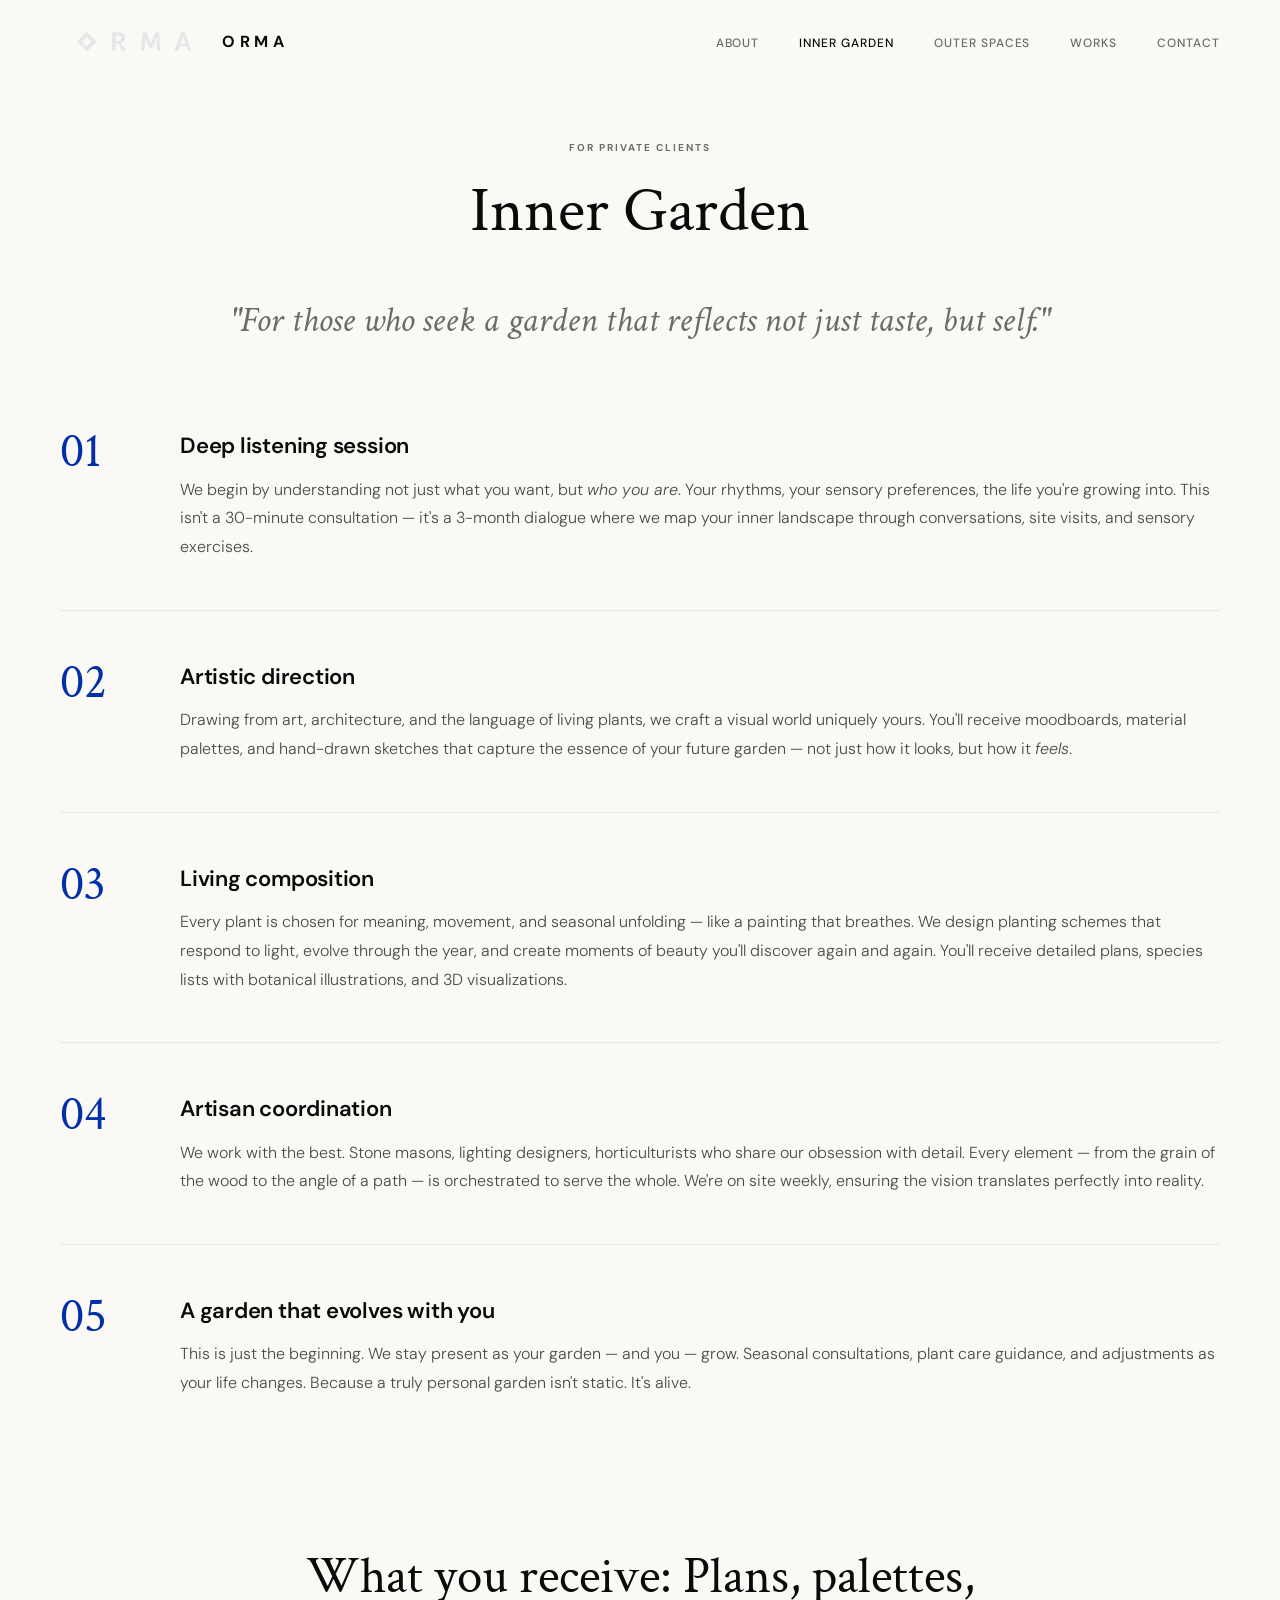
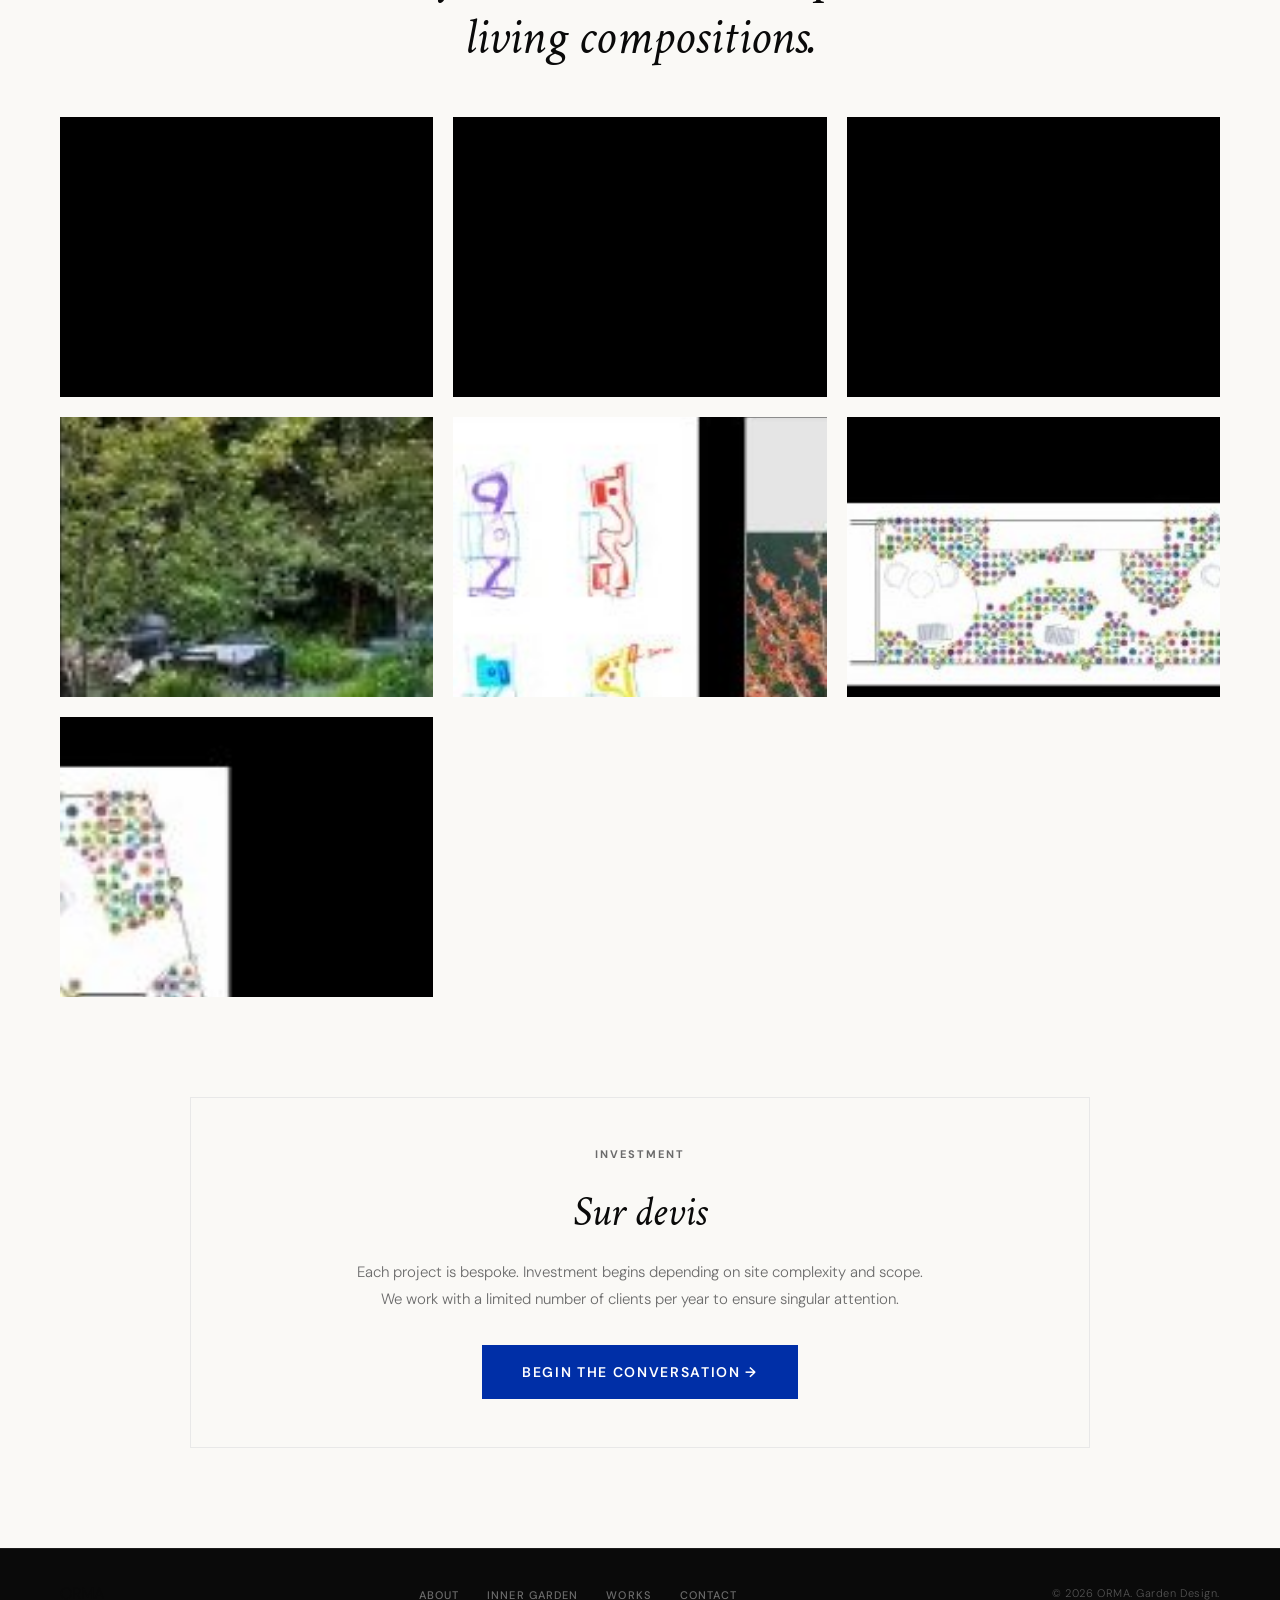
<file: inner-garden-backup.html>
<!DOCTYPE html>
<html lang="fr">
<head>
  <meta charset="UTF-8" />
  <meta name="viewport" content="width=device-width, initial-scale=1.0" />
  <title>Inner Garden — ORMA</title>
  <link href="https://fonts.googleapis.com/css2?family=Crimson+Text:ital,wght@0,400;0,600;1,400;1,600&family=DM+Sans:wght@300;400;500;700&display=swap" rel="stylesheet" />
  <link rel="stylesheet" href="css/style.css" />
  <style>
    #inner-garden {
      padding: 140px 60px 100px;
    }

    .inner-intro {
      max-width: 900px;
      margin: 0 auto 80px;
      text-align: center;
    }

    .inner-hook {
      font-family: var(--font-serif);
      font-size: clamp(24px, 3vw, 36px);
      font-weight: 400;
      font-style: italic;
      line-height: 1.5;
      color: var(--grey);
      margin-bottom: 48px;
    }

    /* Process Steps */
    .process-section {
      max-width: 1200px;
      margin: 0 auto 100px;
    }

    .process-step {
      display: grid;
      grid-template-columns: 80px 1fr;
      gap: 40px;
      margin-bottom: 48px;
      padding-bottom: 48px;
      border-bottom: 1px solid var(--light-grey);
    }

    .process-step:last-child {
      border-bottom: none;
    }

    .step-num {
      font-family: var(--font-serif);
      font-size: 48px;
      font-weight: 400;
      color: var(--klein);
      line-height: 1;
    }

    .step-title {
      font-size: 22px;
      font-weight: 600;
      letter-spacing: -0.01em;
      color: var(--black);
      margin-bottom: 12px;
    }

    .step-desc {
      font-size: 16px;
      font-weight: 300;
      line-height: 1.8;
      color: #4A4A4A;
    }

    /* Gallery of deliverables */
    .deliverables-section {
      max-width: 1400px;
      margin: 0 auto 100px;
    }

    .deliverables-title {
      font-family: var(--font-serif);
      font-size: clamp(32px, 4vw, 52px);
      font-weight: 400;
      line-height: 1.2;
      color: var(--black);
      margin-bottom: 48px;
      text-align: center;
    }

    .gallery-grid {
      display: grid;
      grid-template-columns: repeat(auto-fit, minmax(320px, 1fr));
      gap: 20px;
    }

    .gallery-item {
      position: relative;
      overflow: hidden;
      background: var(--light-grey);
      aspect-ratio: 4/3;
      cursor: pointer;
      transition: transform 0.4s ease;
    }

    .gallery-item:hover {
      transform: scale(1.02);
    }

    .gallery-item img {
      width: 100%;
      height: 100%;
      object-fit: cover;
    }

    .gallery-caption {
      position: absolute;
      bottom: 16px;
      left: 16px;
      font-size: 11px;
      font-weight: 600;
      letter-spacing: 0.1em;
      text-transform: uppercase;
      color: rgba(0,0,0,0.5);
      background: rgba(255,255,255,0.9);
      padding: 6px 12px;
      backdrop-filter: blur(4px);
      opacity: 0;
      transition: opacity 0.3s;
    }

    .gallery-item:hover .gallery-caption {
      opacity: 1;
    }

    /* Pricing */
    .pricing-section {
      max-width: 900px;
      margin: 0 auto;
      text-align: center;
      padding: 48px;
      background: var(--cream);
      border: 1px solid var(--light-grey);
    }

    .pricing-label {
      font-size: 11px;
      font-weight: 700;
      letter-spacing: 0.18em;
      text-transform: uppercase;
      color: var(--grey);
      margin-bottom: 16px;
    }

    .pricing-amount {
      font-family: var(--font-serif);
      font-size: 42px;
      font-weight: 400;
      font-style: italic;
      color: var(--black);
      margin-bottom: 12px;
    }

    .pricing-note {
      font-size: 15px;
      font-weight: 300;
      color: var(--grey);
      margin-bottom: 32px;
      line-height: 1.8;
    }

    @media (max-width: 1024px) {
      .process-step {
        grid-template-columns: 60px 1fr;
        gap: 24px;
      }
      .step-num { font-size: 36px; }
    }

    @media (max-width: 768px) {
      #inner-garden { padding: 100px 32px 80px; }
      
      .process-step {
        grid-template-columns: 1fr;
      }
      
      .step-num {
        font-size: 32px;
        margin-bottom: 8px;
      }
      
      .gallery-grid {
        grid-template-columns: 1fr;
      }
    }
  </style>
</head>
<body>

  <nav id="nav">
    <a href="index.html" class="nav-logo">
      <div class="logo-square"></div>
     <img src="images/LOGO_orma.png" alt="ORMA" class="nav-logo-img" />
<span class="logo-text">ORMA</span>
    </a>

    <ul class="nav-links">
      <li><a href="about.html">About</a></li>
      <li><a href="inner-garden.html" class="active">Inner Garden</a></li>
      <li><a href="outer-spaces.html">Outer Spaces</a></li>
      <li><a href="works.html">Works</a></li>
      <li><a href="contact.html">Contact</a></li>
    </ul>
  </nav>

  <section id="inner-garden">
    <div class="inner-intro">
      <p class="section-label reveal">For private clients</p>
      <h1 class="section-title reveal reveal-d1">Inner Garden</h1>
      <p class="inner-hook reveal reveal-d2">
        "For those who seek a garden that reflects not just taste, but self."
      </p>
    </div>

    <!-- PROCESS STEPS -->
    <div class="process-section">
      <div class="process-step reveal">
        <div class="step-num">01</div>
        <div class="step-content">
          <h3 class="step-title">Deep listening session</h3>
          <p class="step-desc">
            We begin by understanding not just what you want, but <em>who you are</em>. Your rhythms, your sensory preferences, the life you're growing into. This isn't a 30-minute consultation — it's a 3-month dialogue where we map your inner landscape through conversations, site visits, and sensory exercises.
          </p>
        </div>
      </div>

      <div class="process-step reveal">
        <div class="step-num">02</div>
        <div class="step-content">
          <h3 class="step-title">Artistic direction</h3>
          <p class="step-desc">
            Drawing from art, architecture, and the language of living plants, we craft a visual world uniquely yours. You'll receive moodboards, material palettes, and hand-drawn sketches that capture the essence of your future garden — not just how it looks, but how it <em>feels</em>.
          </p>
        </div>
      </div>

      <div class="process-step reveal">
        <div class="step-num">03</div>
        <div class="step-content">
          <h3 class="step-title">Living composition</h3>
          <p class="step-desc">
            Every plant is chosen for meaning, movement, and seasonal unfolding — like a painting that breathes. We design planting schemes that respond to light, evolve through the year, and create moments of beauty you'll discover again and again. You'll receive detailed plans, species lists with botanical illustrations, and 3D visualizations.
          </p>
        </div>
      </div>

      <div class="process-step reveal">
        <div class="step-num">04</div>
        <div class="step-content">
          <h3 class="step-title">Artisan coordination</h3>
          <p class="step-desc">
            We work with the best. Stone masons, lighting designers, horticulturists who share our obsession with detail. Every element — from the grain of the wood to the angle of a path — is orchestrated to serve the whole. We're on site weekly, ensuring the vision translates perfectly into reality.
          </p>
        </div>
      </div>

      <div class="process-step reveal">
        <div class="step-num">05</div>
        <div class="step-content">
          <h3 class="step-title">A garden that evolves with you</h3>
          <p class="step-desc">
            This is just the beginning. We stay present as your garden — and you — grow. Seasonal consultations, plant care guidance, and adjustments as your life changes. Because a truly personal garden isn't static. It's alive.
          </p>
        </div>
      </div>
    </div>

    <!-- DELIVERABLES GALLERY -->
    <div class="deliverables-section">
      <h2 class="deliverables-title reveal">
        What you receive: Plans, palettes,<br>
        <em>living compositions.</em>
      </h2>

      <div class="gallery-grid">
        <div class="gallery-item reveal">
          <img src="images/inner-photo1.jpg" alt="Jardin réalisé" />
          <span class="gallery-caption">Jardin réalisé</span>
        </div>

        <div class="gallery-item reveal reveal-d1">
          <img src="images/inner-palette.jpg" alt="Palette végétale" />
          <span class="gallery-caption">Palette végétale</span>
        </div>

        <div class="gallery-item reveal reveal-d2">
          <img src="images/inner-textures.jpg" alt="Matériaux" />
          <span class="gallery-caption">Matériaux & textures</span>
        </div>

        <div class="gallery-item reveal reveal-d1">
          <img src="images/inner-plan1.jpg" alt="Plan plantation" />
          <span class="gallery-caption">Plan plantation</span>
        </div>

        <div class="gallery-item reveal reveal-d2">
          <img src="images/inner-doc.jpg" alt="Documentation" />
          <span class="gallery-caption">Documentation détaillée</span>
        </div>

        <div class="gallery-item reveal reveal-d3">
          <img src="images/inner-render.jpg" alt="Render 3D" />
          <span class="gallery-caption">Render 3D</span>
        </div>

        <div class="gallery-item reveal reveal-d2">
          <img src="images/inner-chantier.jpg" alt="Chantier" />
          <span class="gallery-caption">Suivi de chantier</span>
        </div>
      </div>
    </div>

    <!-- PRICING -->
    <div class="pricing-section reveal">
      <p class="pricing-label">Investment</p>
      <p class="pricing-amount">Sur devis</p>
      <p class="pricing-note">
        Each project is bespoke. Investment begins depending on site complexity and scope.<br>
        We work with a limited number of clients per year to ensure singular attention.
      </p>
      <a href="contact.html" class="btn btn-primary">Begin the conversation →</a>
    </div>
  </section>

  <footer>
    <div class="footer-logo">
      <div class="footer-square"></div>
      <span class="footer-text">ORMA</span>
    </div>
    <ul class="footer-links">
      <li><a href="about.html">About</a></li>
      <li><a href="inner-garden.html">Inner Garden</a></li>
      <li><a href="works.html">Works</a></li>
      <li><a href="contact.html">Contact</a></li>
    </ul>
    <p class="footer-copy">© 2026 ORMA. Garden Design.</p>
  </footer>

  <script src="js/main.js"></script>

</body>
</html>
</file>
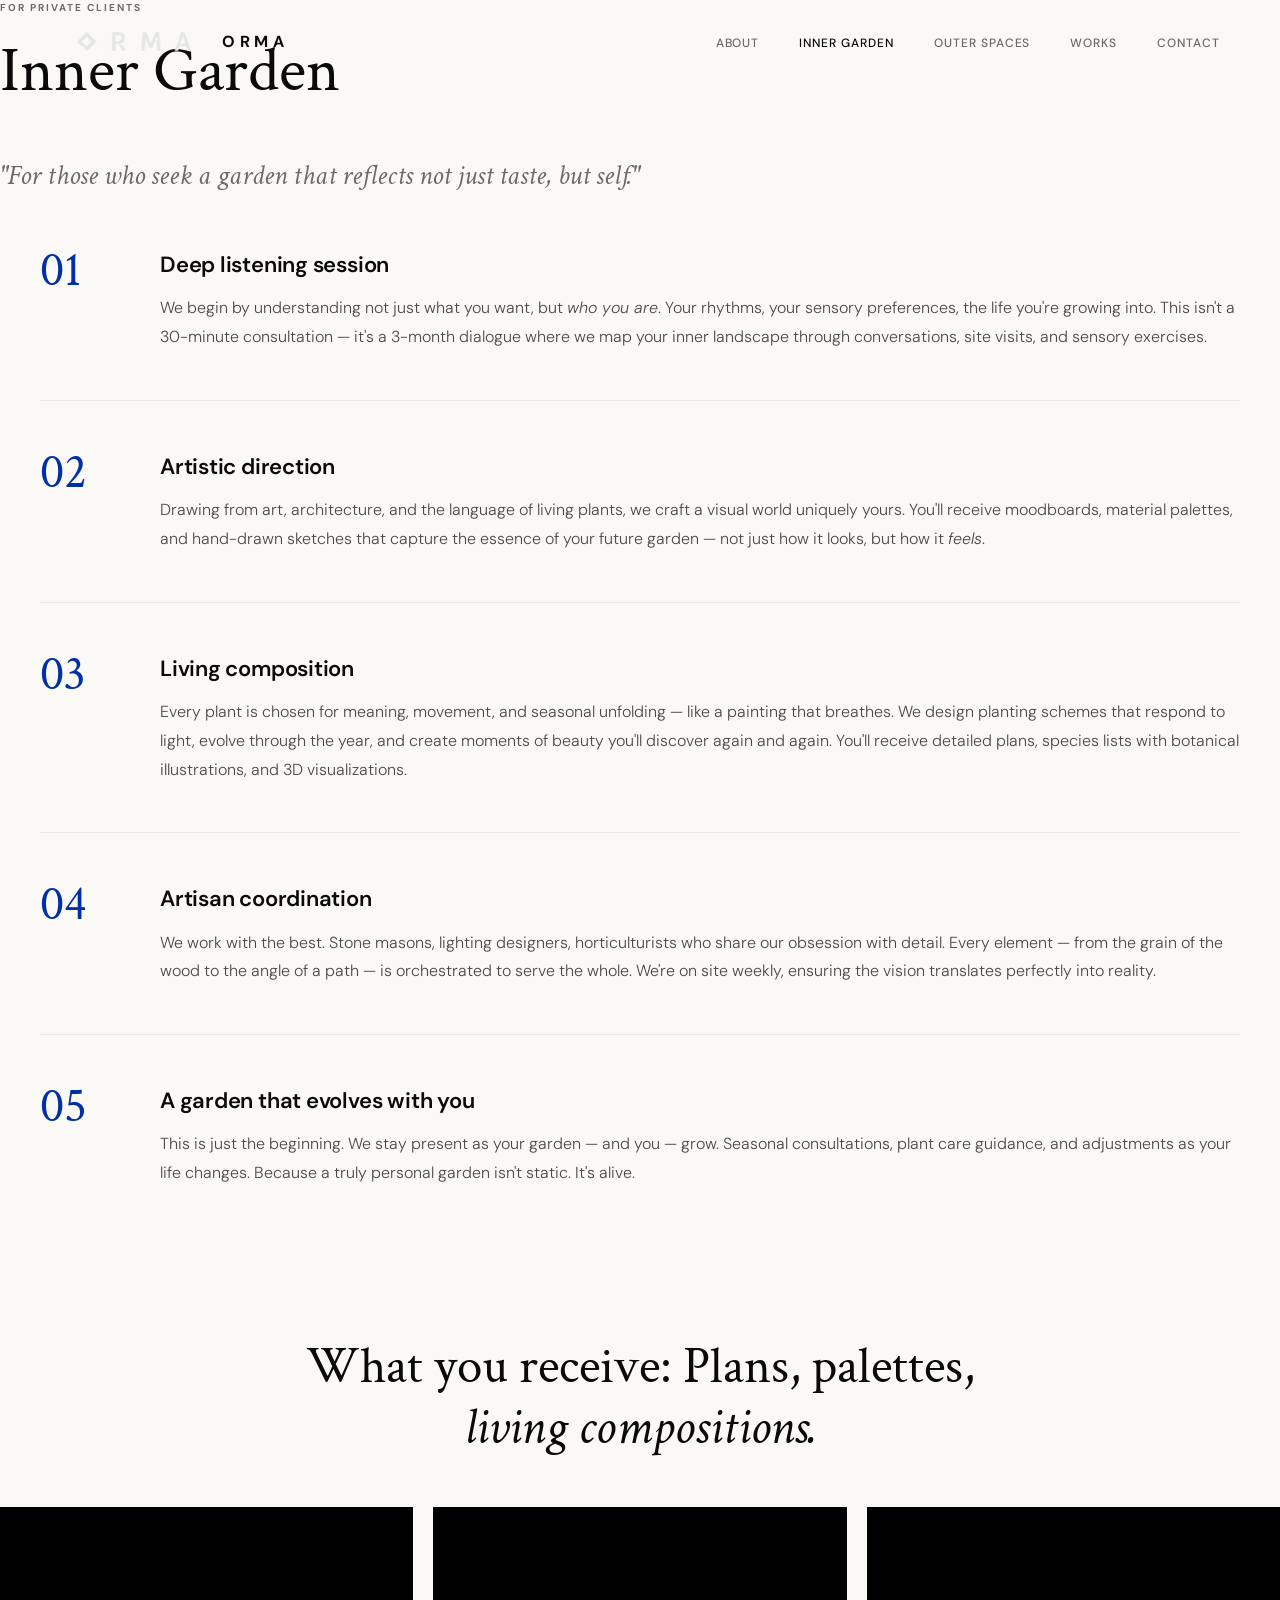
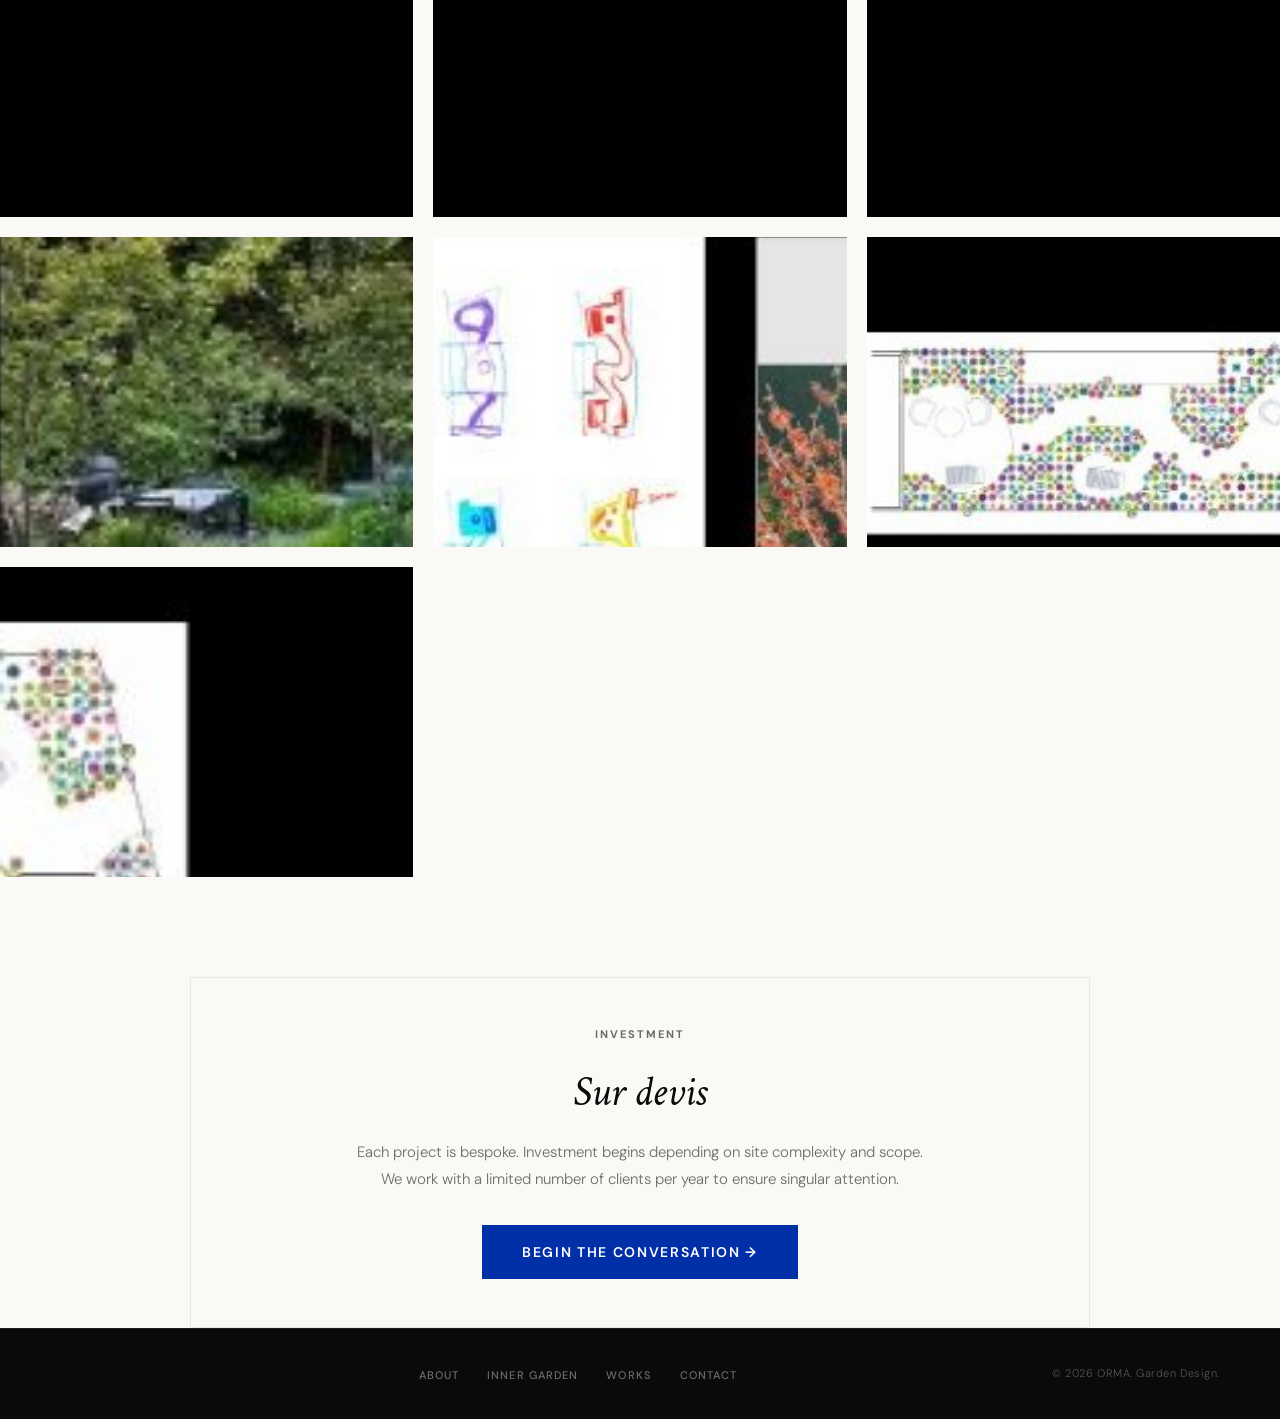
<file: inner-garden-old.html>
<!DOCTYPE html>
<html lang="fr">
<head>
  <meta charset="UTF-8" />
  <meta name="viewport" content="width=device-width, initial-scale=1.0" />
  <title>Inner Garden — ORMA</title>
  <link href="https://fonts.googleapis.com/css2?family=Crimson+Text:ital,wght@0,400;0,600;1,400;1,600&family=DM+Sans:wght@300;400;500;700&display=swap" rel="stylesheet" />
  <link rel="stylesheet" href="css/style.css" />
  <style>
    /* HERO */
    .inner-hero {
      min-height: 70vh;
      display: flex;
      align-items: center;
      justify-content: center;
      background: var(--cream);
      padding: 140px 60px 80px;
      text-align: center;
    }

    .inner-hero-content {
      max-width: 800px;
    }

    .inner-logo {
      width: 100px;
      height: 100px;
      margin: 0 auto 40px;
      opacity: 0;
      animation: fadeInUp 1s ease forwards;
    }

    .inner-title {
      font-family: var(--font-serif);
      font-size: clamp(48px, 6vw, 72px);
      font-weight: 400;
      color: var(--black);
      margin-bottom: 32px;
      opacity: 0;
      animation: fadeInUp 1s 0.2s ease forwards;
    }

    .inner-hook {
      font-family: var(--font-serif);
      font-size: clamp(20px, 2.5vw, 28px);
      font-weight: 400;
      font-style: italic;
      line-height: 1.6;
      color: var(--grey);
      margin-bottom: 48px;
      opacity: 0;
      animation: fadeInUp 1s 0.4s ease forwards;
    }

    .scroll-hint {
      font-size: 11px;
      font-weight: 500;
      letter-spacing: 0.15em;
      text-transform: uppercase;
      color: var(--grey);
      opacity: 0;
      animation: fadeIn 1s 0.8s ease forwards;
    }

    /* PHILOSOPHY */
    #inner-philosophy {
      padding: 120px 60px;
      background: var(--white);
    }

    .philosophy-content {
      max-width: 700px;
      margin: 0 auto;
      text-align: center;
    }

    .philosophy-text {
      font-size: 18px;
      font-weight: 300;
      line-height: 1.9;
      color: #3A3A3A;
      margin-bottom: 24px;
    }

    .philosophy-text strong {
      font-weight: 500;
      color: var(--black);
    }

    /* Process Steps */
    .process-section {
      max-width: 1200px;
      margin: 0 auto 100px;
    }

    .process-step {
      display: grid;
      grid-template-columns: 80px 1fr;
      gap: 40px;
      margin-bottom: 48px;
      padding-bottom: 48px;
      border-bottom: 1px solid var(--light-grey);
    }

    .process-step:last-child {
      border-bottom: none;
    }

    .step-num {
      font-family: var(--font-serif);
      font-size: 48px;
      font-weight: 400;
      color: var(--klein);
      line-height: 1;
    }

    .step-title {
      font-size: 22px;
      font-weight: 600;
      letter-spacing: -0.01em;
      color: var(--black);
      margin-bottom: 12px;
    }

    .step-desc {
      font-size: 16px;
      font-weight: 300;
      line-height: 1.8;
      color: #4A4A4A;
    }

    /* Gallery of deliverables */
    .deliverables-section {
      max-width: 1400px;
      margin: 0 auto 100px;
    }

    .deliverables-title {
      font-family: var(--font-serif);
      font-size: clamp(32px, 4vw, 52px);
      font-weight: 400;
      line-height: 1.2;
      color: var(--black);
      margin-bottom: 48px;
      text-align: center;
    }

    .gallery-grid {
      display: grid;
      grid-template-columns: repeat(auto-fit, minmax(320px, 1fr));
      gap: 20px;
    }

    .gallery-item {
      position: relative;
      overflow: hidden;
      background: var(--light-grey);
      aspect-ratio: 4/3;
      cursor: pointer;
      transition: transform 0.4s ease;
    }

    .gallery-item:hover {
      transform: scale(1.02);
    }

    .gallery-item img {
      width: 100%;
      height: 100%;
      object-fit: cover;
    }

    .gallery-caption {
      position: absolute;
      bottom: 16px;
      left: 16px;
      font-size: 11px;
      font-weight: 600;
      letter-spacing: 0.1em;
      text-transform: uppercase;
      color: rgba(0,0,0,0.5);
      background: rgba(255,255,255,0.9);
      padding: 6px 12px;
      backdrop-filter: blur(4px);
      opacity: 0;
      transition: opacity 0.3s;
    }

    .gallery-item:hover .gallery-caption {
      opacity: 1;
    }

    /* Pricing */
    .pricing-section {
      max-width: 900px;
      margin: 0 auto;
      text-align: center;
      padding: 48px;
      background: var(--cream);
      border: 1px solid var(--light-grey);
    }

    .pricing-label {
      font-size: 11px;
      font-weight: 700;
      letter-spacing: 0.18em;
      text-transform: uppercase;
      color: var(--grey);
      margin-bottom: 16px;
    }

    .pricing-amount {
      font-family: var(--font-serif);
      font-size: 42px;
      font-weight: 400;
      font-style: italic;
      color: var(--black);
      margin-bottom: 12px;
    }

    .pricing-note {
      font-size: 15px;
      font-weight: 300;
      color: var(--grey);
      margin-bottom: 32px;
      line-height: 1.8;
    }

    @media (max-width: 1024px) {
      .process-step {
        grid-template-columns: 60px 1fr;
        gap: 24px;
      }
      .step-num { font-size: 36px; }
    }

    @media (max-width: 768px) {
      #inner-garden { padding: 100px 32px 80px; }
      
      .process-step {
        grid-template-columns: 1fr;
      }
      
      .step-num {
        font-size: 32px;
        margin-bottom: 8px;
      }
      
      .gallery-grid {
        grid-template-columns: 1fr;
      }
    }
  </style>
</head>
<body>

  <nav id="nav">
    <a href="index.html" class="nav-logo">
      <div class="logo-square"></div>
     <img src="images/LOGO_orma.png" alt="ORMA" class="nav-logo-img" />
<span class="logo-text">ORMA</span>
    </a>

    <ul class="nav-links">
      <li><a href="about.html">About</a></li>
      <li><a href="inner-garden.html" class="active">Inner Garden</a></li>
      <li><a href="outer-spaces.html">Outer Spaces</a></li>
      <li><a href="works.html">Works</a></li>
      <li><a href="contact.html">Contact</a></li>
    </ul>
  </nav>

  <section id="inner-garden">
    <div class="inner-intro">
      <p class="section-label reveal">For private clients</p>
      <h1 class="section-title reveal reveal-d1">Inner Garden</h1>
      <p class="inner-hook reveal reveal-d2">
        "For those who seek a garden that reflects not just taste, but self."
      </p>
    </div>

    <!-- PROCESS STEPS -->
    <div class="process-section">
      <div class="process-step reveal">
        <div class="step-num">01</div>
        <div class="step-content">
          <h3 class="step-title">Deep listening session</h3>
          <p class="step-desc">
            We begin by understanding not just what you want, but <em>who you are</em>. Your rhythms, your sensory preferences, the life you're growing into. This isn't a 30-minute consultation — it's a 3-month dialogue where we map your inner landscape through conversations, site visits, and sensory exercises.
          </p>
        </div>
      </div>

      <div class="process-step reveal">
        <div class="step-num">02</div>
        <div class="step-content">
          <h3 class="step-title">Artistic direction</h3>
          <p class="step-desc">
            Drawing from art, architecture, and the language of living plants, we craft a visual world uniquely yours. You'll receive moodboards, material palettes, and hand-drawn sketches that capture the essence of your future garden — not just how it looks, but how it <em>feels</em>.
          </p>
        </div>
      </div>

      <div class="process-step reveal">
        <div class="step-num">03</div>
        <div class="step-content">
          <h3 class="step-title">Living composition</h3>
          <p class="step-desc">
            Every plant is chosen for meaning, movement, and seasonal unfolding — like a painting that breathes. We design planting schemes that respond to light, evolve through the year, and create moments of beauty you'll discover again and again. You'll receive detailed plans, species lists with botanical illustrations, and 3D visualizations.
          </p>
        </div>
      </div>

      <div class="process-step reveal">
        <div class="step-num">04</div>
        <div class="step-content">
          <h3 class="step-title">Artisan coordination</h3>
          <p class="step-desc">
            We work with the best. Stone masons, lighting designers, horticulturists who share our obsession with detail. Every element — from the grain of the wood to the angle of a path — is orchestrated to serve the whole. We're on site weekly, ensuring the vision translates perfectly into reality.
          </p>
        </div>
      </div>

      <div class="process-step reveal">
        <div class="step-num">05</div>
        <div class="step-content">
          <h3 class="step-title">A garden that evolves with you</h3>
          <p class="step-desc">
            This is just the beginning. We stay present as your garden — and you — grow. Seasonal consultations, plant care guidance, and adjustments as your life changes. Because a truly personal garden isn't static. It's alive.
          </p>
        </div>
      </div>
    </div>

    <!-- DELIVERABLES GALLERY -->
    <div class="deliverables-section">
      <h2 class="deliverables-title reveal">
        What you receive: Plans, palettes,<br>
        <em>living compositions.</em>
      </h2>

      <div class="gallery-grid">
        <div class="gallery-item reveal">
          <img src="images/inner-photo1.jpg" alt="Jardin réalisé" />
          <span class="gallery-caption">Jardin réalisé</span>
        </div>

        <div class="gallery-item reveal reveal-d1">
          <img src="images/inner-palette.jpg" alt="Palette végétale" />
          <span class="gallery-caption">Palette végétale</span>
        </div>

        <div class="gallery-item reveal reveal-d2">
          <img src="images/inner-textures.jpg" alt="Matériaux" />
          <span class="gallery-caption">Matériaux & textures</span>
        </div>

        <div class="gallery-item reveal reveal-d1">
          <img src="images/inner-plan1.jpg" alt="Plan plantation" />
          <span class="gallery-caption">Plan plantation</span>
        </div>

        <div class="gallery-item reveal reveal-d2">
          <img src="images/inner-doc.jpg" alt="Documentation" />
          <span class="gallery-caption">Documentation détaillée</span>
        </div>

        <div class="gallery-item reveal reveal-d3">
          <img src="images/inner-render.jpg" alt="Render 3D" />
          <span class="gallery-caption">Render 3D</span>
        </div>

        <div class="gallery-item reveal reveal-d2">
          <img src="images/inner-chantier.jpg" alt="Chantier" />
          <span class="gallery-caption">Suivi de chantier</span>
        </div>
      </div>
    </div>

    <!-- PRICING -->
    <div class="pricing-section reveal">
      <p class="pricing-label">Investment</p>
      <p class="pricing-amount">Sur devis</p>
      <p class="pricing-note">
        Each project is bespoke. Investment begins depending on site complexity and scope.<br>
        We work with a limited number of clients per year to ensure singular attention.
      </p>
      <a href="contact.html" class="btn btn-primary">Begin the conversation →</a>
    </div>
  </section>

  <footer>
    <div class="footer-logo">
      <div class="footer-square"></div>
      <span class="footer-text">ORMA</span>
    </div>
    <ul class="footer-links">
      <li><a href="about.html">About</a></li>
      <li><a href="inner-garden.html">Inner Garden</a></li>
      <li><a href="works.html">Works</a></li>
      <li><a href="contact.html">Contact</a></li>
    </ul>
    <p class="footer-copy">© 2026 ORMA. Garden Design.</p>
  </footer>

  <script src="js/main.js"></script>

</body>
</html>
</file>
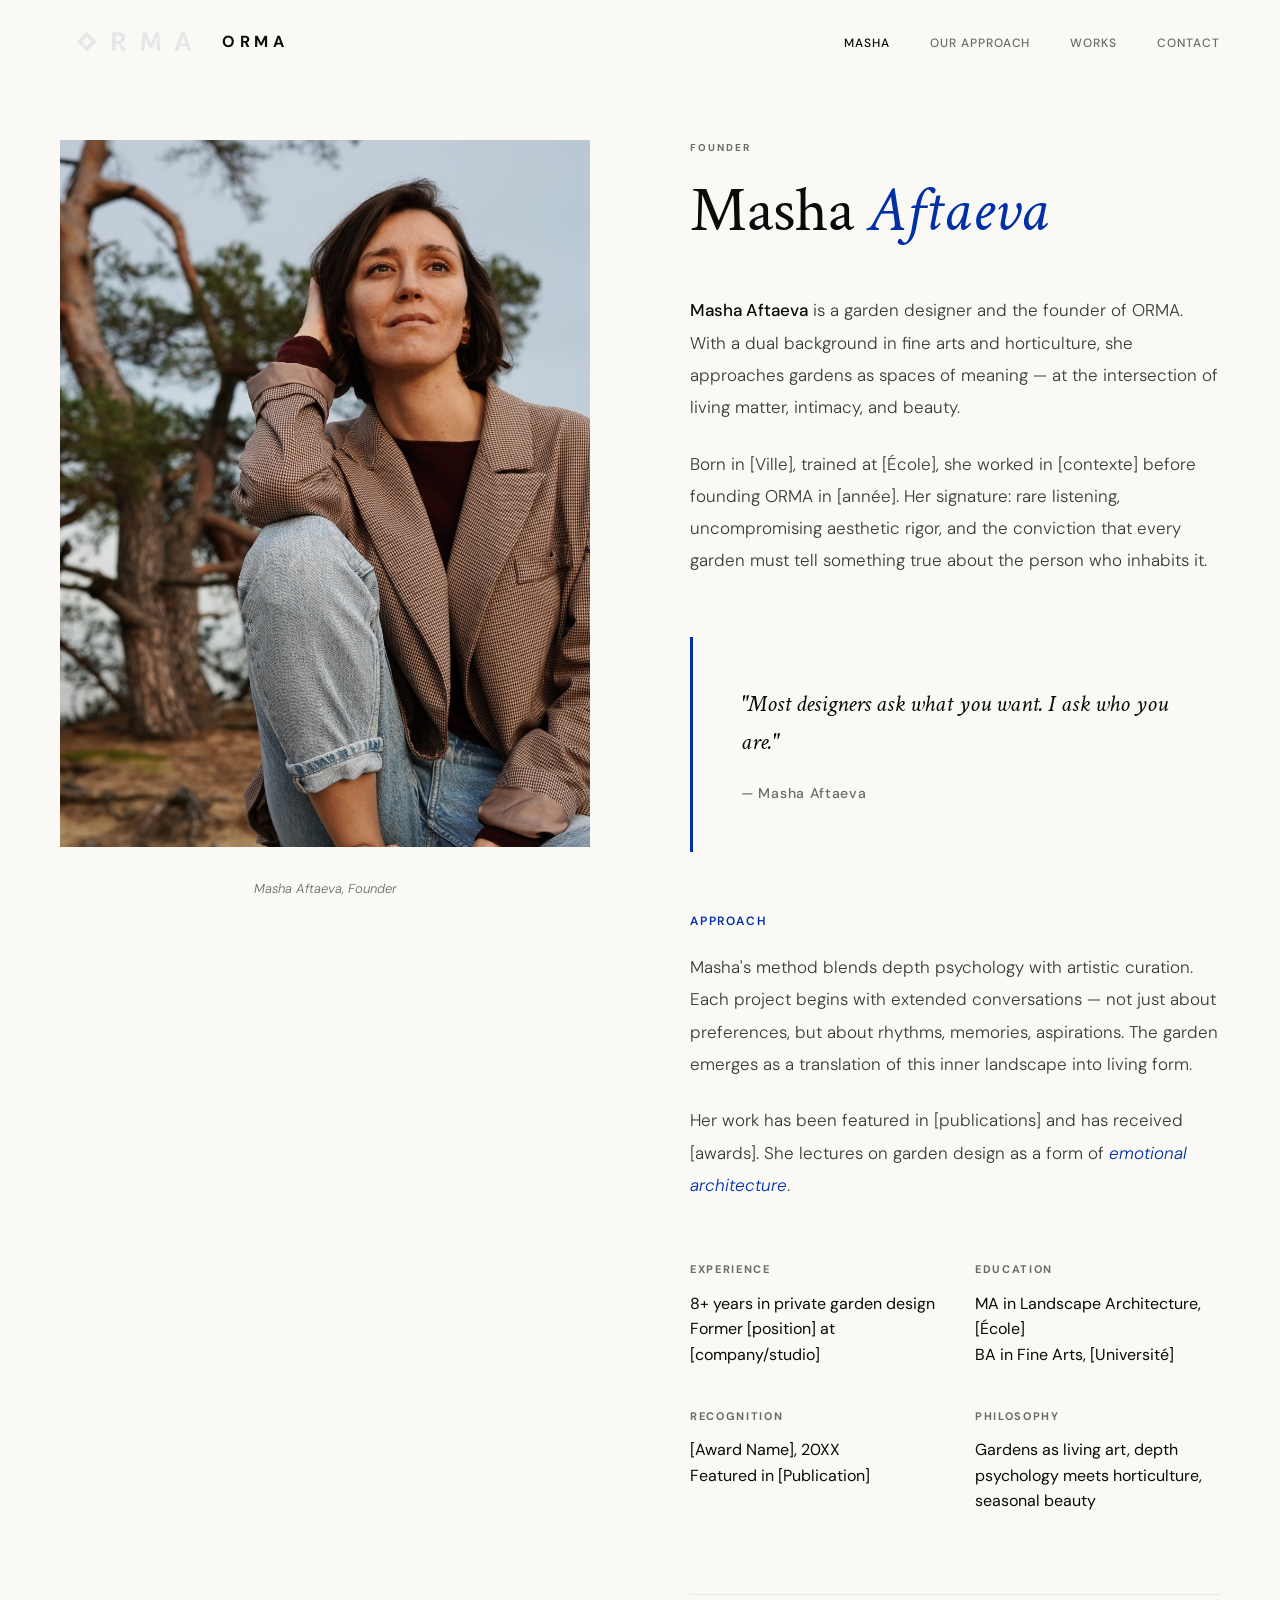
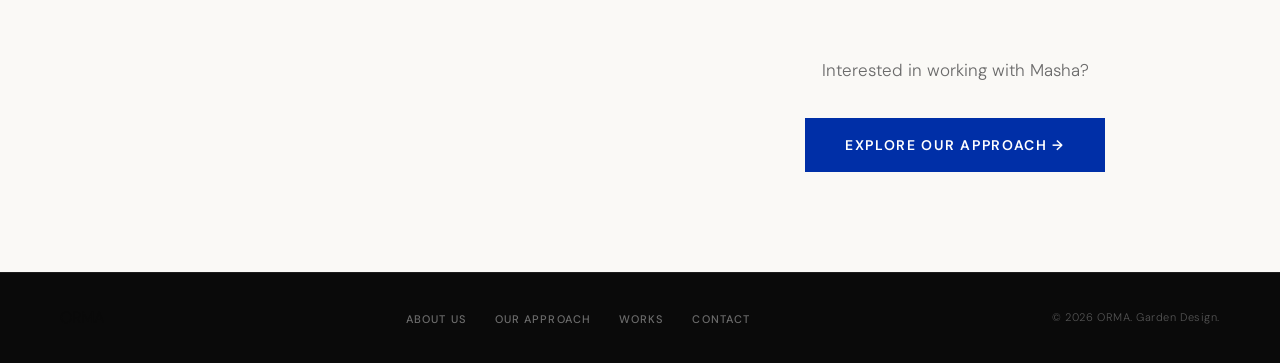
<file: masha-backup.html>
<!DOCTYPE html>
<html lang="fr">
<head>
  <meta charset="UTF-8" />
  <meta name="viewport" content="width=device-width, initial-scale=1.0" />
  <title>Masha Aftaeva — ORMA</title>
  <link href="https://fonts.googleapis.com/css2?family=Crimson+Text:ital,wght@0,400;0,600;1,400;1,600&family=DM+Sans:wght@300;400;500;700&display=swap" rel="stylesheet" />
  <link rel="stylesheet" href="css/style.css" />
  <style>
    #masha {
      padding: 140px 60px 100px;
    }

    .masha-grid {
      display: grid;
      grid-template-columns: 1fr 1fr;
      gap: 100px;
      max-width: 1400px;
      margin: 0 auto;
      align-items: start;
    }

    .masha-left {
      position: sticky;
      top: 140px;
    }

    .masha-portrait {
      width: 100%;
      aspect-ratio: 3/4;
      overflow: hidden;
      margin-bottom: 32px;
    }

    .masha-portrait img {
      width: 100%;
      height: 100%;
      object-fit: cover;
    }

    .portrait-caption {
      font-size: 13px;
      font-weight: 300;
      color: var(--grey);
      text-align: center;
      font-style: italic;
    }

    .masha-right {}

    .bio-section {
      margin-bottom: 60px;
    }

    .bio-title {
      font-size: 16px;
      font-weight: 600;
      letter-spacing: 0.05em;
      color: var(--klein);
      margin-bottom: 20px;
      text-transform: uppercase;
      font-size: 12px;
      letter-spacing: 0.15em;
    }

    .bio-text {
      font-size: 17px;
      font-weight: 300;
      line-height: 1.9;
      color: #3A3A3A;
      margin-bottom: 24px;
    }

    .bio-text strong {
      font-weight: 500;
      color: var(--black);
    }

    .bio-text em {
      font-style: italic;
      color: var(--klein);
    }

    /* Signature section */
    .signature-section {
      padding: 48px;
      background: var(--cream);
      border-left: 3px solid var(--klein);
      margin: 60px 0;
    }

    .signature-quote {
      font-family: var(--font-serif);
      font-size: 24px;
      font-weight: 400;
      font-style: italic;
      line-height: 1.6;
      color: var(--black);
      margin-bottom: 20px;
    }

    .signature-author {
      font-size: 14px;
      font-weight: 500;
      color: var(--grey);
      letter-spacing: 0.05em;
    }

    /* Credentials */
    .credentials {
      display: grid;
      grid-template-columns: 1fr 1fr;
      gap: 40px;
      margin-top: 60px;
    }

    .credential-item {}

    .credential-label {
      font-size: 11px;
      font-weight: 700;
      letter-spacing: 0.15em;
      text-transform: uppercase;
      color: var(--grey);
      margin-bottom: 12px;
    }

    .credential-value {
      font-size: 16px;
      font-weight: 400;
      color: var(--black);
      line-height: 1.6;
    }

    /* CTA section */
    .cta-section {
      margin-top: 80px;
      padding-top: 60px;
      border-top: 1px solid var(--light-grey);
      text-align: center;
    }

    .cta-text {
      font-size: 17px;
      font-weight: 300;
      color: var(--grey);
      margin-bottom: 32px;
      line-height: 1.8;
    }

    @media (max-width: 1024px) {
      .masha-grid {
        grid-template-columns: 1fr;
        gap: 60px;
      }

      .masha-left {
        position: static;
        max-width: 500px;
        margin: 0 auto;
      }

      .credentials {
        grid-template-columns: 1fr;
        gap: 32px;
      }
    }

    @media (max-width: 768px) {
      #masha { padding: 100px 32px 80px; }
      
      .signature-section {
        padding: 32px 24px;
      }
    }
  </style>
</head>
<body>

  <nav id="nav">
    <a href="index.html" class="nav-logo">
      <div class="logo-square"></div>
     <img src="images/LOGO_orma.png" alt="ORMA" class="nav-logo-img" />
<span class="logo-text">ORMA</span>
    </a>

    <ul class="nav-links">
      <li><a href="masha.html" class="active">Masha</a></li>
      <li><a href="approach.html">Our Approach</a></li>
      <li><a href="works.html">Works</a></li>
      <li><a href="contact.html">Contact</a></li>
    </ul>
  </nav>

  <section id="masha">
    <div class="masha-grid">
      
      <!-- LEFT: Portrait -->
      <div class="masha-left">
        <div class="masha-portrait reveal">
          <img src="images/masha-portrait.jpg" alt="Masha Aftaeva" />
        </div>
        <p class="portrait-caption reveal">Masha Aftaeva, Founder</p>
      </div>

      <!-- RIGHT: Bio -->
      <div class="masha-right">
        <p class="section-label reveal">Founder</p>
        <h1 class="section-title reveal reveal-d1">
          Masha <em>Aftaeva</em>
        </h1>

        <!-- Bio Section 1 -->
        <div class="bio-section reveal reveal-d2">
          <p class="bio-text">
            <strong>Masha Aftaeva</strong> is a garden designer and the founder of ORMA. 
            With a dual background in fine arts and horticulture, she approaches gardens 
            as spaces of meaning — at the intersection of living matter, intimacy, and beauty.
          </p>
          <p class="bio-text">
            <!-- PLACEHOLDER: À remplacer par la vraie bio -->
            Born in [Ville], trained at [École], she worked in [contexte] before founding ORMA in [année]. 
            Her signature: rare listening, uncompromising aesthetic rigor, and the conviction that 
            every garden must tell something true about the person who inhabits it.
          </p>
        </div>

        <!-- Signature quote -->
        <div class="signature-section reveal reveal-d3">
          <p class="signature-quote">
            "Most designers ask what you want. I ask who you are."
          </p>
          <p class="signature-author">— Masha Aftaeva</p>
        </div>

        <!-- Bio Section 2 -->
        <div class="bio-section reveal reveal-d3">
          <p class="bio-title">Approach</p>
          <p class="bio-text">
            <!-- PLACEHOLDER: À personnaliser -->
            Masha's method blends depth psychology with artistic curation. 
            Each project begins with extended conversations — not just about preferences, 
            but about rhythms, memories, aspirations. The garden emerges as a translation 
            of this inner landscape into living form.
          </p>
          <p class="bio-text">
            Her work has been featured in [publications] and has received [awards]. 
            She lectures on garden design as a form of <em>emotional architecture</em>.
          </p>
        </div>

        <!-- Credentials -->
        <div class="credentials reveal reveal-d4">
          <div class="credential-item">
            <p class="credential-label">Experience</p>
            <p class="credential-value">
              <!-- PLACEHOLDER -->
              8+ years in private garden design<br>
              Former [position] at [company/studio]
            </p>
          </div>

          <div class="credential-item">
            <p class="credential-label">Education</p>
            <p class="credential-value">
              <!-- PLACEHOLDER -->
              MA in Landscape Architecture, [École]<br>
              BA in Fine Arts, [Université]
            </p>
          </div>

          <div class="credential-item">
            <p class="credential-label">Recognition</p>
            <p class="credential-value">
              <!-- PLACEHOLDER -->
              [Award Name], 20XX<br>
              Featured in [Publication]
            </p>
          </div>

          <div class="credential-item">
            <p class="credential-label">Philosophy</p>
            <p class="credential-value">
              Gardens as living art, depth psychology meets horticulture, seasonal beauty
            </p>
          </div>
        </div>

        <!-- CTA -->
        <div class="cta-section reveal reveal-d4">
          <p class="cta-text">
            Interested in working with Masha?
          </p>
          <a href="approach.html" class="btn btn-primary">Explore our approach →</a>
        </div>

      </div>

    </div>
  </section>

  <footer>
    <div class="footer-logo">
      <div class="footer-square"></div>
      <span class="footer-text">ORMA</span>
    </div>
    <ul class="footer-links">
      <li><a href="about_us.html">About us</a></li>
      <li><a href="approach.html">Our Approach</a></li>
      <li><a href="works.html">Works</a></li>
      <li><a href="contact.html">Contact</a></li>
    </ul>
    <p class="footer-copy">© 2026 ORMA. Garden Design.</p>
  </footer>

  <script src="js/main.js"></script>

</body>
</html>
</file>
<file: css/style.css>
/* ORMA — Global Styles */

*, *::before, *::after { 
  box-sizing: border-box; 
  margin: 0; 
  padding: 0; 
}

:root {
  --cream: #FAF9F6;
  --black: #0A0A0A;
  --white: #FFFFFF;
  --klein: #002FA7;
  --grey: #6B6B6B;
  --light-grey: #E8E8E8;
  --green: #3A5A3A;
  --magenta: #FF006E;
  --font-serif: 'Crimson Text', serif;
  --font-sans: 'museo-sans', 'DM Sans', sans-serif;
}

html { 
  scroll-behavior: smooth; 
}

body {
  background: var(--cream);
  color: var(--black);
  font-family: var(--font-sans);
  font-weight: 300;
  line-height: 1.6;
  overflow-x: hidden;
}

/* NAVIGATION */
nav {
  position: fixed;
  top: 0; left: 0; right: 0;
  z-index: 1000;
  display: flex;
  align-items: center;
  justify-content: space-between;
  padding: 28px 60px;
  background: transparent;
  transition: background 0.4s, padding 0.3s;
}

nav.scrolled {
  background: rgba(250, 249, 246, 0.95);
  backdrop-filter: blur(12px);
  padding: 20px 60px;
  box-shadow: 0 1px 0 rgba(0,0,0,0.05);
}

body.dark-page nav {
  background: transparent;
}

body.dark-page nav.scrolled {
  background: rgba(10, 10, 10, 0.85);
  backdrop-filter: blur(12px);
}

.nav-logo {
  display: flex;
  align-items: center;
  gap: 14px;
  text-decoration: none;
}

/* Logo image PNG */
.nav-logo-img {
  height: 28px;        /* Ajuste la hauteur */
  width: auto;         /* Largeur automatique (garde proportions) */
  margin-right: 12px;  /* Espace entre logo et texte */
}


body.dark-page .logo-square {
  border-color: var(--white);
}

.logo-text {
  font-family: var(--font-sans);
  font-weight: 700;
  font-size: 16px;
  letter-spacing: 0.3em;
  color: var(--black);
  text-transform: uppercase;
  transition: color 0.3s;
}

body.dark-page .logo-text {
  color: var(--white);
}

.nav-links {
  display: flex;
  gap: 40px;
  list-style: none;
}

.nav-links a {
  font-size: 12px;
  font-weight: 500;
  letter-spacing: 0.08em;
  text-transform: uppercase;
  text-decoration: none;
  color: var(--black);
  opacity: 0.6;
  transition: opacity 0.3s, color 0.3s;
}

.nav-links a:hover,
.nav-links a.active { 
  opacity: 1; 
}

body.dark-page .nav-links a {
  color: var(--white);
}

/* TYPOGRAPHY */
.section-label {
  font-size: 10px;
  font-weight: 700;
  letter-spacing: 0.2em;
  text-transform: uppercase;
  color: var(--grey);
  margin-bottom: 20px;
}

.section-title {
  font-family: var(--font-serif);
  font-size: clamp(40px, 5vw, 68px);
  font-weight: 400;
  line-height: 1.1;
  color: var(--black);
  margin-bottom: 48px;
}

.section-title em {
  font-style: italic;
  color: var(--klein);
}

.video-section {
  margin: 60px 0;
  text-align: center;
}

.video-label {
  font-size: 11px;
  font-weight: 700;
  letter-spacing: 0.15em;
  text-transform: uppercase;
  color: var(--grey);
  margin-bottom: 32px;
}

.video-container {
  max-width: 400px;  /* Format vertical confortable */
  margin: 0 auto 24px;
  background: var(--cream);
  padding: 24px;
  border-radius: 2px;
}

.video-container video {
  width: 100%;
  height: auto;
  display: block;
}

.video-caption {
  font-size: 14px;
  font-weight: 300;
  font-style: italic;
  color: var(--grey);
  max-width: 500px;
  margin: 0 auto;
}

/* BUTTONS */
.btn {
  display: inline-block;
  padding: 16px 40px;
  font-size: 14px;
  font-weight: 600;
  letter-spacing: 0.12em;
  text-transform: uppercase;
  text-decoration: none;
  transition: all 0.3s;
  cursor: pointer;
  border: none;
  font-family: var(--font-sans);
}

.btn-primary {
  background: var(--klein);
  color: var(--white);
}

.btn-primary:hover {
  background: #001A70;
  transform: translateY(-2px);
}

.btn-secondary {
  background: transparent;
  color: var(--black);
  border: 2px solid var(--black);
}

.btn-secondary:hover {
  background: var(--black);
  color: var(--white);
}

/* FOOTER */
footer {
  background: var(--black);
  border-top: 1px solid rgba(255,255,255,0.08);
  padding: 32px 60px;
  display: flex;
  align-items: center;
  justify-content: space-between;
  flex-wrap: wrap;
  gap: 20px;
}

.footer-logo {
  display: flex;
  align-items: center;
}

.footer-logo-img {
  height: 28px;
  width: auto;
  opacity: 0.6;
}

.footer-links {
  display: flex;
  gap: 28px;
  list-style: none;
}

.footer-links a {
  font-size: 11px;
  font-weight: 500;
  letter-spacing: 0.1em;
  text-transform: uppercase;
  color: rgba(255,255,255,0.4);
  text-decoration: none;
  transition: color 0.3s;
}

.footer-links a:hover {
  color: var(--white);
}

.footer-copy {
  font-size: 11px;
  font-weight: 300;
  color: rgba(255,255,255,0.3);
  letter-spacing: 0.05em;
}

/* ANIMATIONS */
.reveal {
  opacity: 0;
  transform: translateY(32px);
  transition: opacity 0.8s ease, transform 0.8s ease;
}

.reveal.visible {
  opacity: 1;
  transform: translateY(0);
}

.reveal-d1 { transition-delay: 0.1s; }
.reveal-d2 { transition-delay: 0.2s; }
.reveal-d3 { transition-delay: 0.3s; }
.reveal-d4 { transition-delay: 0.4s; }

@keyframes fadeInUp {
  from { opacity: 0; transform: translateY(30px); }
  to { opacity: 1; transform: translateY(0); }
}

@keyframes fadeIn {
  to { opacity: 1; }
}

/* RESPONSIVE */
@media (max-width: 1024px) {
  nav { 
    padding: 20px 32px; 
  }
  
  nav.scrolled { 
    padding: 16px 32px; 
  }
  
  .nav-links { 
    gap: 28px; 
  }
}

/* MOBILE BURGER MENU */
.menu-toggle {
  display: none;
  flex-direction: column;
  justify-content: center;
  align-items: center;
  gap: 5px;
  width: 40px;
  height: 40px;
  cursor: pointer;
  background: transparent;
  border: none;
  padding: 0;
  z-index: 1001;
}

.menu-toggle span {
  display: block;
  width: 24px;
  height: 2px;
  background: var(--black);
  transition: all 0.3s ease;
}

body.dark-page .menu-toggle span {
  background: var(--white);
}

.mobile-menu-overlay {
  position: fixed;
  inset: 0;
  background: rgba(250, 249, 246, 0.98);
  z-index: 9999;
  display: flex;
  flex-direction: column;
  align-items: center;
  justify-content: center;
  opacity: 0;
  pointer-events: none;
  transition: opacity 0.35s ease;
}

.mobile-menu-overlay.active {
  opacity: 1;
  pointer-events: all;
}

.mobile-menu-close {
  position: absolute;
  top: 28px;
  right: 28px;
  width: 40px;
  height: 40px;
  display: flex;
  align-items: center;
  justify-content: center;
  font-size: 28px;
  line-height: 1;
  cursor: pointer;
  background: transparent;
  border: none;
  color: var(--black);
}

.mobile-nav-links {
  list-style: none;
  text-align: center;
  display: flex;
  flex-direction: column;
  gap: 40px;
}

.mobile-nav-links a {
  font-family: var(--font-serif);
  font-size: 32px;
  font-weight: 400;
  color: var(--black);
  text-decoration: none;
  letter-spacing: 0.02em;
  transition: opacity 0.2s;
}

.mobile-nav-links a:hover {
  opacity: 0.6;
}

/* LIGHTBOX */
.lightbox {
  position: fixed;
  inset: 0;
  background: rgba(10, 10, 10, 0.96);
  z-index: 10000;
  display: flex;
  flex-direction: column;
  align-items: center;
  justify-content: center;
  opacity: 0;
  pointer-events: none;
  transition: opacity 0.3s ease;
}

.lightbox.active {
  opacity: 1;
  pointer-events: all;
}

.lightbox-close {
  position: absolute;
  top: 24px;
  right: 24px;
  width: 44px;
  height: 44px;
  display: flex;
  align-items: center;
  justify-content: center;
  font-size: 28px;
  line-height: 1;
  cursor: pointer;
  background: transparent;
  border: none;
  color: var(--white);
  z-index: 10001;
}

.lightbox-content {
  width: 100%;
  max-width: 1200px;
  padding: 0 80px;
  display: flex;
  flex-direction: column;
  align-items: center;
}

.lightbox-image-wrap {
  position: relative;
  width: 100%;
  display: flex;
  align-items: center;
  justify-content: center;
}

.lightbox-image-wrap img {
  width: calc(100% - 140px); /* consistent width, inset from arrows (70px each side) */
  max-height: 65vh;
  height: auto;
  object-fit: contain;
  display: block;
  user-select: none;
  cursor: pointer;
}

.lightbox-arrow {
  position: absolute;
  top: 50%;
  transform: translateY(-50%);
  width: 48px;
  height: 48px;
  display: flex;
  align-items: center;
  justify-content: center;
  background: rgba(255, 255, 255, 0.08);
  border: 1px solid rgba(255, 255, 255, 0.2);
  border-radius: 50%;
  cursor: pointer;
  color: var(--white);
  font-size: 22px;
  transition: background 0.2s;
  user-select: none;
  line-height: 1;
}

.lightbox-arrow:hover {
  background: rgba(255, 255, 255, 0.18);
}

.lightbox-arrow-prev { left: 0; }
.lightbox-arrow-next { right: 0; }

.lightbox-info {
  margin-top: 28px;
  text-align: center;
}

.lightbox-counter {
  font-size: 11px;
  font-weight: 500;
  letter-spacing: 0.15em;
  text-transform: uppercase;
  color: rgba(255, 255, 255, 0.45);
  margin-bottom: 10px;
}

.lightbox-title {
  font-family: var(--font-serif);
  font-size: 26px;
  font-weight: 400;
  color: var(--white);
  margin-bottom: 4px;
}

.lightbox-location {
  font-size: 13px;
  font-weight: 300;
  color: rgba(255, 255, 255, 0.45);
  letter-spacing: 0.05em;
}

@media (max-width: 768px) {
  .nav-links {
    display: none;
  }

  .menu-toggle {
    display: flex;
  }

  .section-title {
    font-size: 36px;
  }

  footer {
    flex-direction: column;
    text-align: center;
  }

  .lightbox-content { padding: 0 20px; }
  .lightbox-arrow { width: 36px; height: 36px; font-size: 18px; }
  .lightbox-arrow-prev { left: -4px; }
  .lightbox-arrow-next { right: -4px; }
  .lightbox-image-wrap img { width: calc(100% - 88px); max-height: 55vh; }
}
</file>
